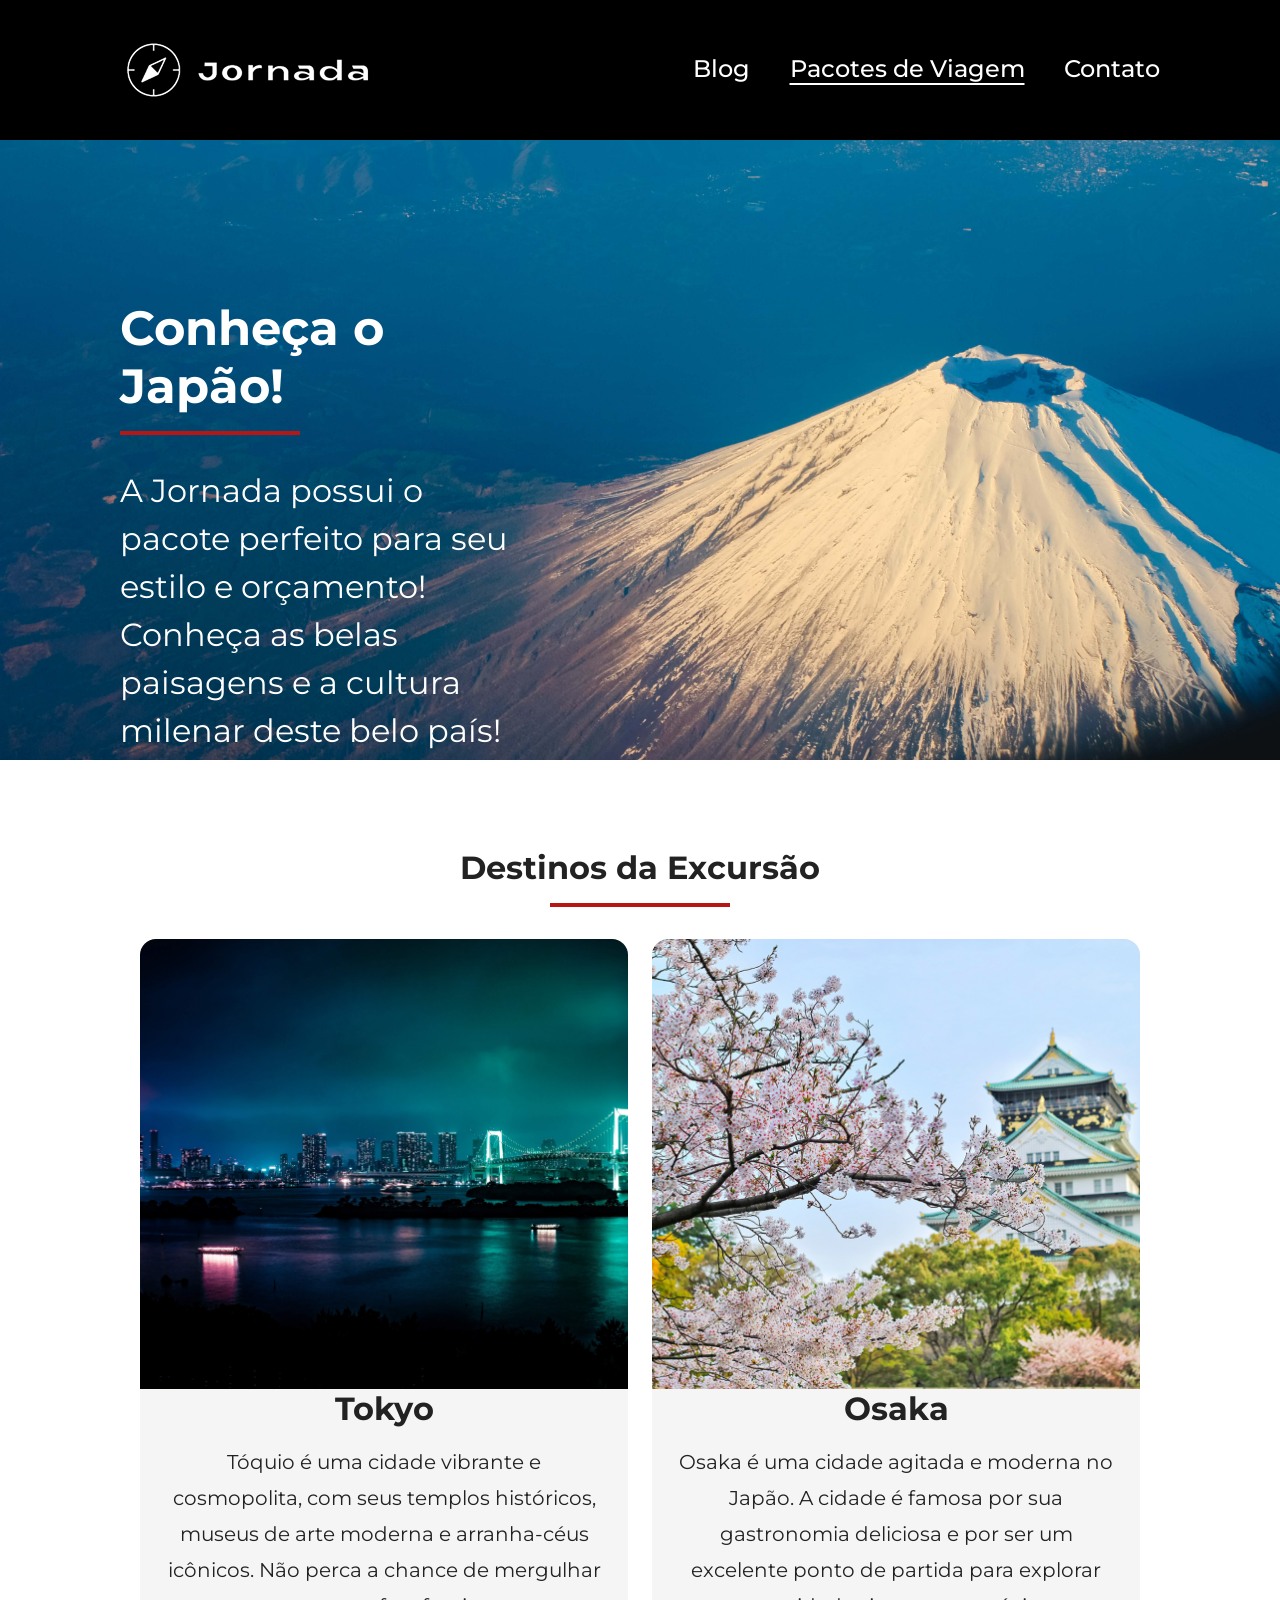
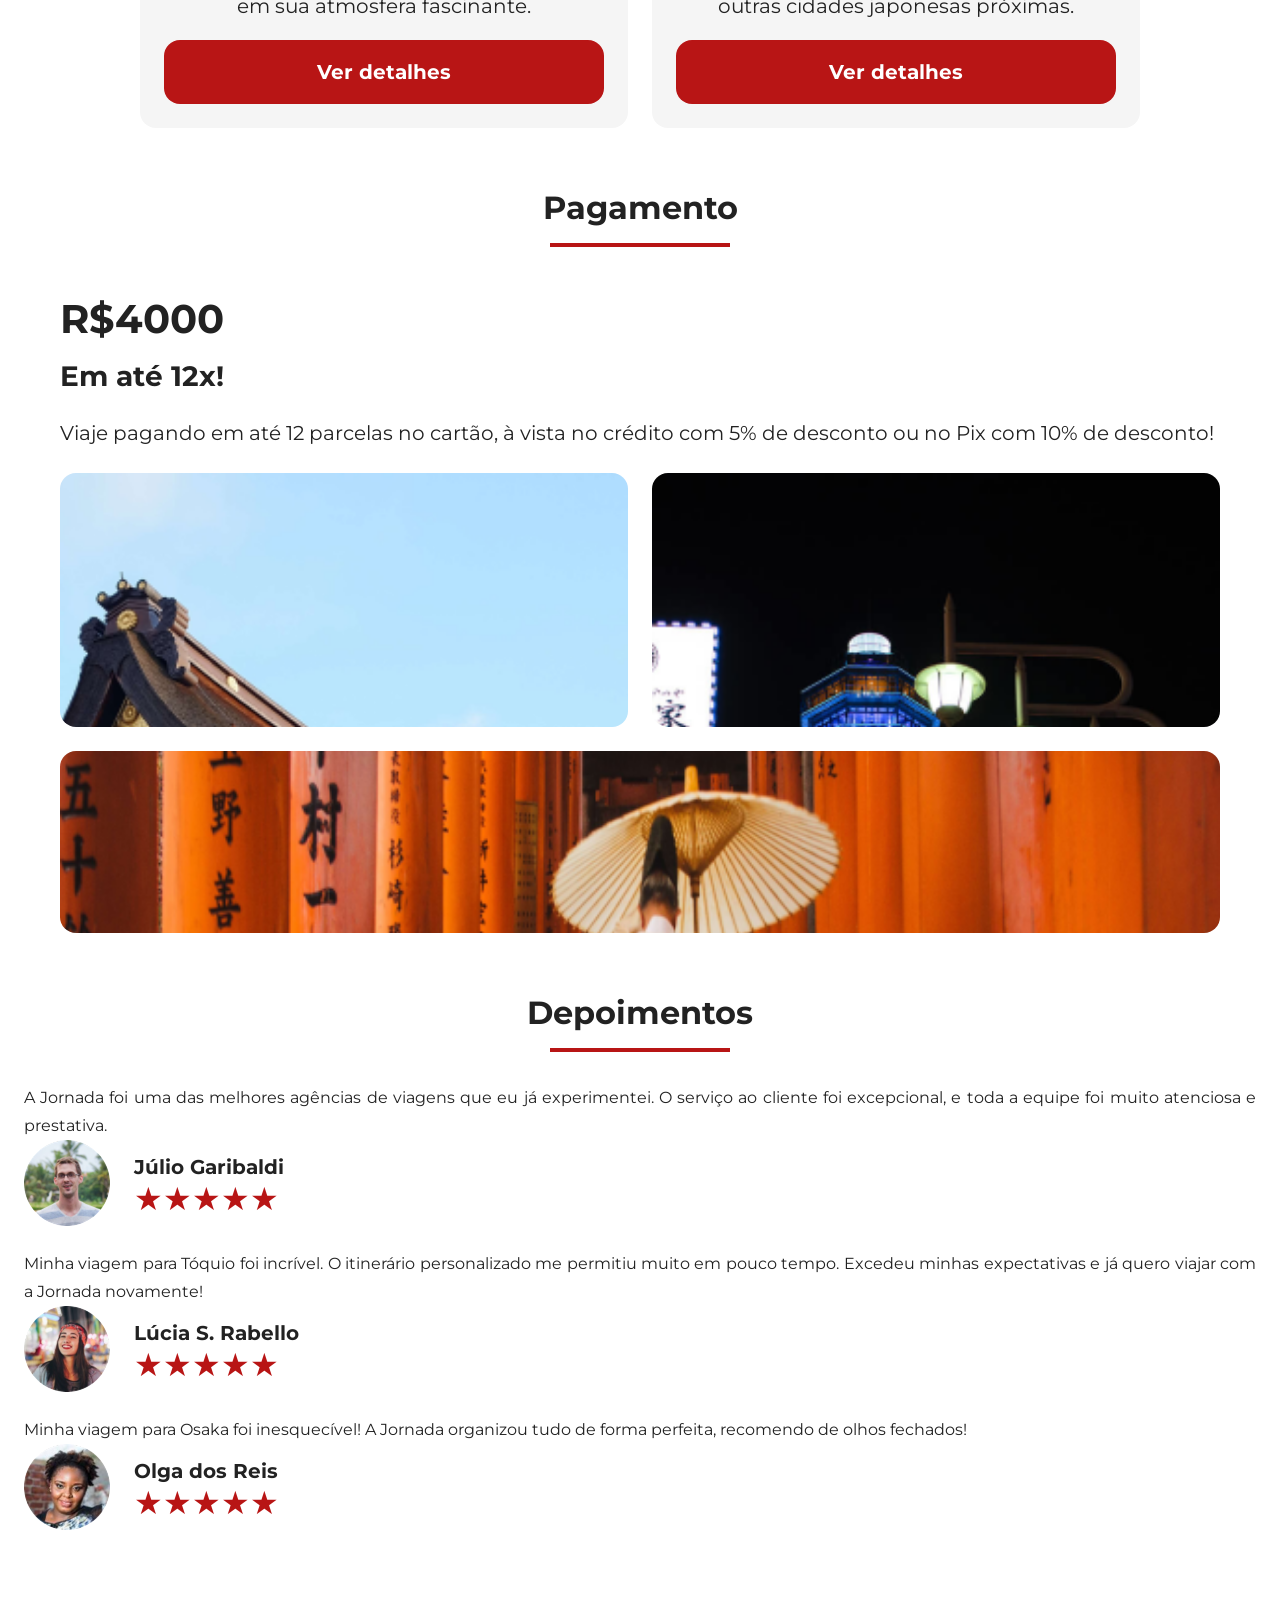
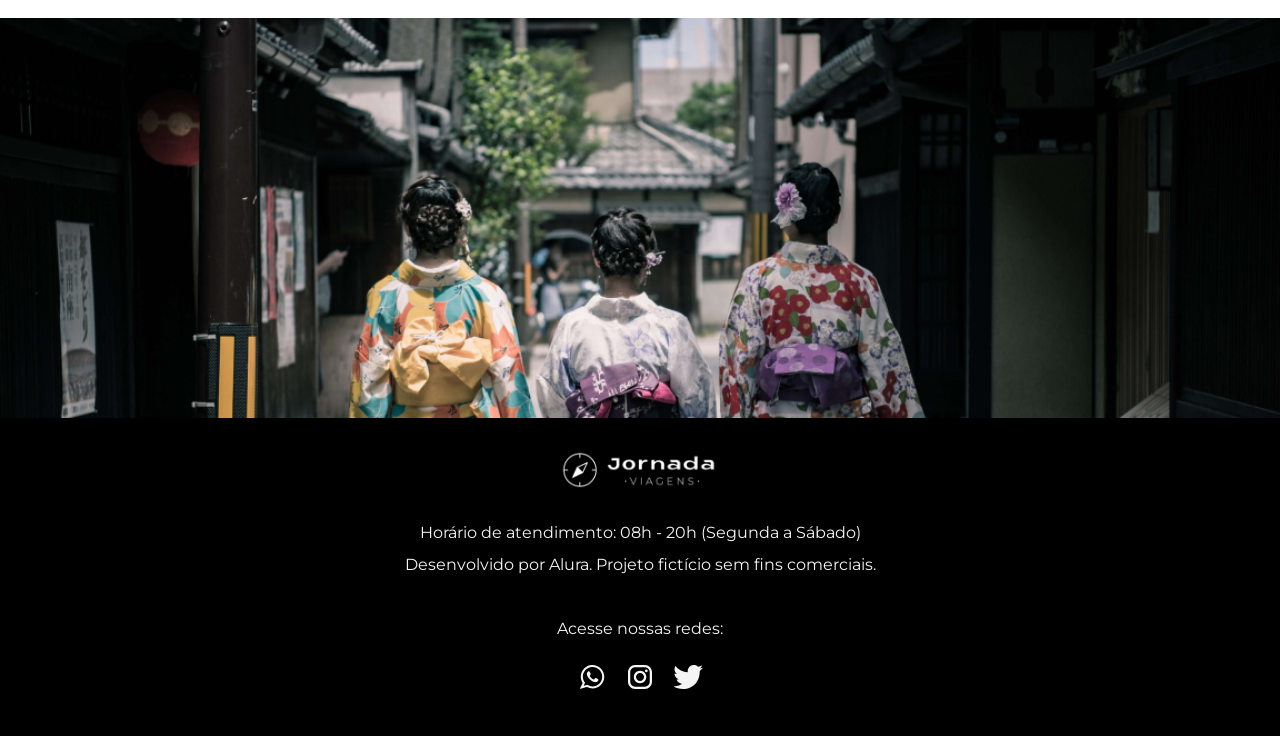
<file: pacotes.html>
<!doctype html>
<html lang="pt-br">
  <head>
    <meta charset="UTF-8" />
    <meta name="viewport" content="width=device-width, initial-scale=1.0" />
    <title>Pacotes</title>
    <link rel="icon" href="./favicon.svg" type="xml/svg" />
    <link rel="stylesheet" href="./styles/global.css" />
  </head>
  <body>
    <header>
      <a class="logo" href="index.html" title="Voltar a pagina inicial"
        ><img
          class="img__mobile"
          src="./images/logo-Viagens-Branca.svg"
          alt="bussola jornada preta logo" />
        <img
          class="img__desktop"
          src="./images/Logo-provisória-branca 1.png"
          alt="logo Jornada cor branco"
      /></a>
      <div class="menu__hamburguer">
        <label for="menu">
          <img
            class="imagem__menu_hamburguer"
            src="./images/menu.svg"
            alt="menu header"
          />
        </label>
        <input type="checkbox" id="menu" hidden />

        <nav>
          <ul class="menu__lists_links">
            <li class="lists__link">
              <a
                class="header__links"
                href="blog.html"
                target="_blank"
                title="Acessar Blog"
                >Blog</a
              >
            </li>
            <li class="lists__link">
              <a
                class="header__links is-active"
                href="pacotes.html"
                target="_blank"
                title="Acessar pacotes de viagem"
                >Pacotes de Viagem</a
              >
            </li>
            <li class="lists__link">
              <a
                class="header__links"
                href="contato.html"
                target="_blank"
                title="Acessar a aba Contato"
                >Contato</a
              >
            </li>
          </ul>
        </nav>
      </div>
    </header>
    <main>
      <section class="hero">
        <div class="img__hero img__hero--pacotes">
          <h2>Conheça o Japão!</h2>
          <hr />
          <p>
            A Jornada possui o pacote perfeito para seu estilo e orçamento!
            Conheça as belas paisagens e a cultura milenar deste belo país!
          </p>
        </div>
      </section>
      <section class="destinations">
        <div class="section__title">
          <h2>Destinos da Excursão</h2>
          <hr />
        </div>
        <div class="destinations-items">
          <article class="item">
            <header>
              <div class="img-item tokyo"></div>
              <h3>Tokyo</h3>
            </header>
            <p>
              Tóquio é uma cidade vibrante e cosmopolita, com seus templos
              históricos, museus de arte moderna e arranha-céus icônicos. Não
              perca a chance de mergulhar em sua atmosfera fascinante.
            </p>
            <footer>
              <a href="#" class="button">Ver detalhes</a>
            </footer>
          </article>
          <article class="item">
            <header>
              <div class="img-item osaka"></div>
              <h3>Osaka</h3>
            </header>
            <p>
              Osaka é uma cidade agitada e moderna no Japão. A cidade é famosa
              por sua gastronomia deliciosa e por ser um excelente ponto de
              partida para explorar outras cidades japonesas próximas.
            </p>
            <footer>
              <a href="#" class="button">Ver detalhes</a>
            </footer>
          </article>
        </div>
      </section>
      <section class="payments">
        <div class="section__title">
          <h2>Pagamento</h2>
          <hr />
        </div>
        <div class="content_conteiner">
          <div class="text-content">
            <p class="price">R$4000</p>
            <h3>Em até 12x!</h3>
            <p>
              Viaje pagando em até 12 parcelas no cartão, à vista no crédito com
              5% de desconto ou no Pix com 10% de desconto!
            </p>
            <a href="#" class="button button-unique">Ver detalhes</a>
          </div>
          <div class="image-gallery">
            <div class="image first image--japan"></div>
            <div class="image second image--city-japan"></div>
            <div class="image thirdy colspan-2 image--bridge-japan"></div>
          </div>
        </div>
      </section>
      <section class="testimonial">
        <div class="section__title">
          <h2>Depoimentos</h2>
          <hr />
        </div>
        <div class="testimonial__container">
          <article>
            <header class="header__profile">
              <p>
                A Jornada foi uma das melhores agências de viagens que eu já
                experimentei. O serviço ao cliente foi excepcional, e toda a
                equipe foi muito atenciosa e prestativa.
              </p>
            </header>
            <footer class="footer__profile">
              <img
                src="./images/perfil__Julio.png"
                alt="Icone de perfil Talita"
              />
              <div class="profile__content">
                <h3>Júlio Garibaldi</h3>
                <div class="rating">
                  <span>★</span><span>★</span><span>★</span><span>★</span
                  ><span>★</span>
                </div>
              </div>
            </footer>
          </article>
          <article>
            <header class="header__profile">
              <p>
                Minha viagem para Tóquio foi incrível. O itinerário
                personalizado me permitiu muito em pouco tempo. Excedeu minhas
                expectativas e já quero viajar com a Jornada novamente!
              </p>
            </header>
            <footer class="footer__profile">
              <img
                src="./images/perfil__Lucia.png"
                alt="Icone de perfil Amari"
              />
              <div class="profile__content">
                <h3>Lúcia S. Rabello</h3>
                <div class="rating">
                  <span>★</span><span>★</span><span>★</span><span>★</span
                  ><span>★</span>
                </div>
              </div>
            </footer>
          </article>
          <article>
            <header class="header__profile">
              <p>
                Minha viagem para Osaka foi inesquecível! A Jornada organizou
                tudo de forma perfeita, recomendo de olhos fechados!
              </p>
            </header>
            <footer class="footer__profile">
              <img
                src="./images/perfil__Olga.png"
                alt="Icone de perfil Lauro"
              />
              <div class="profile__content">
                <h3>Olga dos Reis</h3>
                <div class="rating">
                  <span>★</span><span>★</span><span>★</span><span>★</span
                  ><span>★</span>
                </div>
              </div>
            </footer>
          </article>
        </div>
      </section>
      <section class="hero">
        <div class="footer_img_hero img_hero-pack"></div>
      </section>
    </main>
    <footer class="opening_hours">
      <div class="icon_img_jornada">
        <img src="./images/logo_footer_jornada.svg" alt="Jornada Viagens" />
      </div>
      <div class="desktop_jorney">
        <div class="text_hours">
          <p class="footer_text">
            Horário de atendimento: 08h - 20h (Segunda a Sábado)
          </p>
          <p class="footer_text">
            Desenvolvido por Alura. Projeto fictício sem fins comerciais.
          </p>
        </div>
        <div class="social_media">
          <p class="footer_social_media">Acesse nossas redes:</p>
          <a
            class="icons"
            href="https://wa.me/5562998091467?text=Opa"
            target="_blank"
            title="Acessar Whatsapp"
            ><img
              src="./images/whatsapp_icon_mobile.svg"
              alt="icone whatsapp" /></a
          ><a
            class="icons"
            href="https://instagram.com/matheusfelipe2866"
            target="_blank"
            title="Acessar Instagram"
            ><img
              src="./images/instagram_icon_mobile.svg"
              alt="Acessar Instagram" /></a
          ><a
            class="icons"
            href="https://x.com/matheusf3lip3"
            target="_blank"
            title="Acessar X/Twitter"
            ><img src="./images/x_icon_mobile.svg" alt="Acessar Twitter/X"
          /></a>
        </div>
      </div>
    </footer>
  </body>
</html>
</file>
<file: styles/global.css>
@import url(./categories.css);
@import url(./destinations.css);
@import url(./footer_hero.css);
@import url(./header.css);
@import url(./hero.css);
@import url(./offfers.css);
@import url(./payments.css);
@import url(./testimonials.css);

@font-face {
  font-family: "Montserrat";
  src: url(../fonts/Montserrat-VariableFont_wght.ttf);
  font-style: normal;
  font-display: swap;
}

:root {
  --vermelho-escuro: #8f0101;
  --vermelho-vivo: #b81515;
  --preto-absoluto: #000000;
  --cinza-escuro: #222222;
  --aco-escovado: #8c8c8c;
  --cinza-padrao: #d9d9d9;
  --off-white: #f5f5f5;
  --branco-puro: #ffffff;
  --title-weight: 700;
  --text-weight: 400;
  --menu-text-weight: 500;
  --fonte-principal: "Montserrat";
}

/* CSS RESET*/
body,
img,
h1,
h2,
h3,
h4,
p,
fieldset,
legend,
label,
input,
select,
textarea,
button,
div {
  margin: 0;
  padding: 0;
  box-sizing: border-box;
}

body {
  font-family: "Montserrat";
  color: var(--cinza-escuro);
}

.section__title h2 {
  font-size: 32px;
  font-weight: var(--title-weight);
  margin: 0;
  text-align: center;
}

hr {
  width: 180px;
  height: 4px;
  background-color: var(--vermelho-vivo);
  border: none;
  margin: 16px auto 32px;
}

.button {
  width: 280px;
  height: 64px;
  background-color: var(--vermelho-vivo);
  border-radius: 16px;
  font-size: 20px;
  font-weight: var(--title-weight);
  text-decoration: none;
  color: var(--branco-puro);
  display: inline-block;
  text-align: center;
  line-height: 64px;
}

@media screen and (min-width: 1024px) {
  .button:hover {
    background-color: var(--vermelho-escuro);
  }
}
</file>
